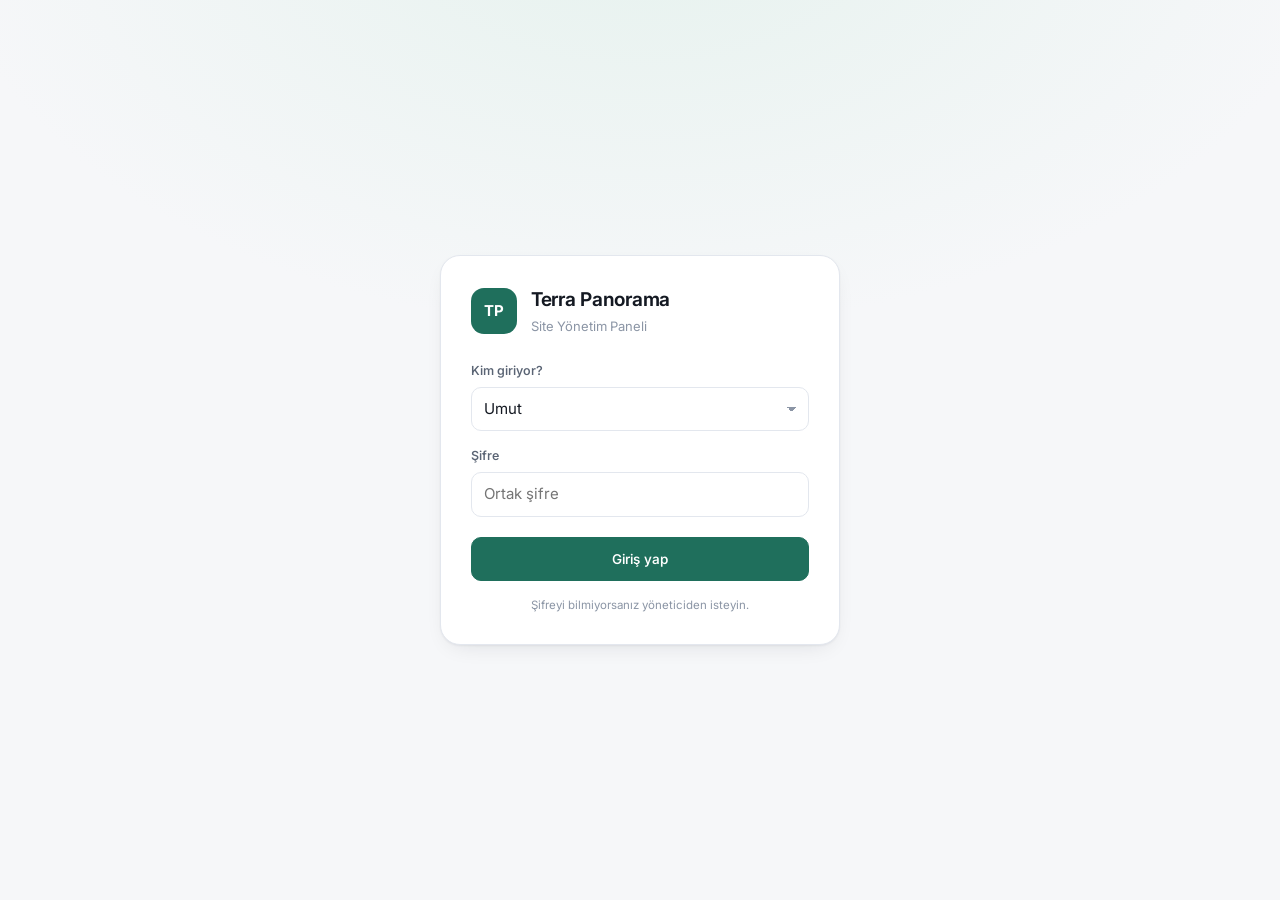
<file: index.html>
<!doctype html>
<html lang="tr">
<head>
<meta charset="utf-8">
<meta name="viewport" content="width=device-width, initial-scale=1, viewport-fit=cover">
<meta name="theme-color" content="#0f1115">
<title>Terra Panorama · Yönetim</title>
<link rel="icon" href="data:image/svg+xml,<svg xmlns='http://www.w3.org/2000/svg' viewBox='0 0 100 100'><text y='.9em' font-size='90'>🏢</text></svg>">
<link rel="preconnect" href="https://fonts.googleapis.com">
<link rel="preconnect" href="https://fonts.gstatic.com" crossorigin>
<link href="https://fonts.googleapis.com/css2?family=Inter:wght@400;500;600;700&display=swap" rel="stylesheet">
<link rel="stylesheet" href="assets/style.css?v=2">
</head>
<body>

<!-- ══════════ GİRİŞ ══════════ -->
<section id="gate" class="gate">
  <div class="gate-card">
    <div class="gate-brand">
      <div class="logo">TP</div>
      <div>
        <h1>Terra Panorama</h1>
        <p>Site Yönetim Paneli</p>
      </div>
    </div>

    <label class="field">
      <span>Kim giriyor?</span>
      <select id="gateUser"></select>
    </label>

    <label class="field">
      <span>Şifre</span>
      <input id="gatePass" type="password" placeholder="Ortak şifre" autocomplete="current-password" spellcheck="false">
    </label>

    <button id="gateBtn" class="btn btn-primary btn-block">Giriş yap</button>
    <p id="gateErr" class="gate-err" hidden></p>
    <p class="gate-note">Şifreyi bilmiyorsanız yöneticiden isteyin.</p>
  </div>
</section>

<!-- ══════════ UYGULAMA ══════════ -->
<div id="app" hidden>
  <header class="topbar">
    <div class="topbar-in">
      <div class="brand">
        <div class="logo sm">TP</div>
        <div class="brand-txt">
          <strong id="siteName">Terra Panorama</strong>
          <span>Site Yönetimi</span>
        </div>
      </div>
      <div class="topbar-right">
        <button id="syncBtn" class="chip" title="Yenile"><span class="dot" id="syncDot"></span><span id="syncTxt">Hazır</span></button>
        <button id="themeBtn" class="icon-btn" title="Tema" aria-label="Tema değiştir">◐</button>
        <button class="user-chip" id="userChip" title="Çıkış yap">–</button>
      </div>
    </div>
    <nav class="tabs" id="tabs">
      <button data-view="panel" class="on">Panel</button>
      <button data-view="aidat">Aidat</button>
      <button data-view="kasa">Gelir / Gider</button>
      <button data-view="isler">Yapılacaklar</button>
      <button data-view="daireler">Daireler</button>
      <button data-view="ayarlar">Ayarlar</button>
    </nav>
  </header>

  <main id="main"></main>
  <footer class="foot">Terra Panorama Site Yönetimi</footer>
</div>

<div id="modalRoot"></div>
<div id="toast" class="toast" hidden></div>

<script src="config.js?v=2"></script>
<script src="vault.js?v=2"></script>
<script src="assets/app.js?v=2"></script>
</body>
</html>
</file>
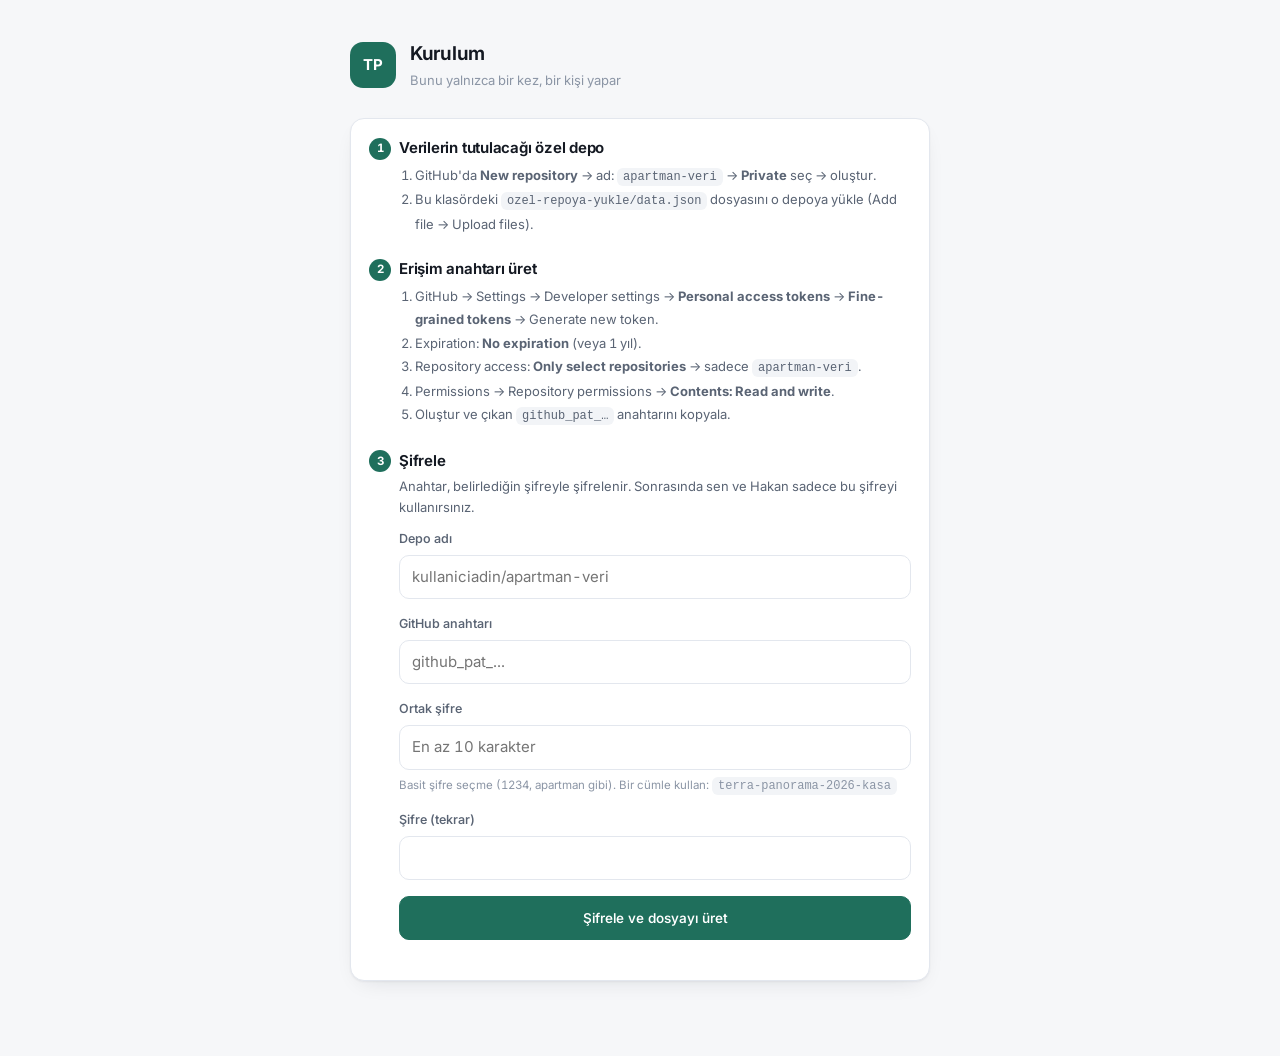
<file: kurulum.html>
<!doctype html>
<html lang="tr">
<head>
<meta charset="utf-8">
<meta name="viewport" content="width=device-width, initial-scale=1">
<title>Kurulum · Terra Panorama</title>
<link rel="icon" href="data:image/svg+xml,<svg xmlns='http://www.w3.org/2000/svg' viewBox='0 0 100 100'><text y='.9em' font-size='90'>🔧</text></svg>">
<link href="https://fonts.googleapis.com/css2?family=Inter:wght@400;500;600;700&display=swap" rel="stylesheet">
<link rel="stylesheet" href="assets/style.css?v=2">
<style>
  .wrap{max-width:620px;margin:0 auto;padding:40px 20px 80px}
  .step{margin-bottom:22px}
  .step h3{font-size:15px;margin-bottom:4px}
  .step h3 i{display:inline-grid;place-items:center;width:22px;height:22px;border-radius:99px;
    background:var(--accent);color:#fff;font-size:11.5px;font-weight:700;font-style:normal;margin-right:8px;vertical-align:1px}
  .step p{margin:0 0 12px 30px;color:var(--ink-2);font-size:13px;line-height:1.6}
  .step .inner{margin-left:30px}
  ol{margin:0 0 12px 30px;padding-left:16px;color:var(--ink-2);font-size:13px;line-height:1.8}
  code{background:var(--surface-2);padding:2px 6px;border-radius:6px;font-size:12px}
  pre{background:var(--surface-2);border:1px solid var(--line);border-radius:12px;padding:14px;
    overflow-x:auto;font-size:12px;line-height:1.6;white-space:pre-wrap;word-break:break-all}
</style>
</head>
<body>
<div class="wrap">
  <div class="gate-brand" style="margin-bottom:28px">
    <div class="logo">TP</div>
    <div><h1 style="font-size:19px">Kurulum</h1><p style="margin:2px 0 0;color:var(--ink-3);font-size:13px">Bunu yalnızca bir kez, bir kişi yapar</p></div>
  </div>

  <div class="card"><div class="card-b">

    <div class="step">
      <h3><i>1</i>Verilerin tutulacağı özel depo</h3>
      <ol>
        <li>GitHub'da <b>New repository</b> → ad: <code>apartman-veri</code> → <b>Private</b> seç → oluştur.</li>
        <li>Bu klasördeki <code>ozel-repoya-yukle/data.json</code> dosyasını o depoya yükle (Add file → Upload files).</li>
      </ol>
    </div>

    <div class="step">
      <h3><i>2</i>Erişim anahtarı üret</h3>
      <ol>
        <li>GitHub → Settings → Developer settings → <b>Personal access tokens</b> → <b>Fine-grained tokens</b> → Generate new token.</li>
        <li>Expiration: <b>No expiration</b> (veya 1 yıl).</li>
        <li>Repository access: <b>Only select repositories</b> → sadece <code>apartman-veri</code>.</li>
        <li>Permissions → Repository permissions → <b>Contents: Read and write</b>.</li>
        <li>Oluştur ve çıkan <code>github_pat_…</code> anahtarını kopyala.</li>
      </ol>
    </div>

    <div class="step">
      <h3><i>3</i>Şifrele</h3>
      <p>Anahtar, belirlediğin şifreyle şifrelenir. Sonrasında sen ve Hakan sadece bu şifreyi kullanırsınız.</p>
      <div class="inner">
        <label class="field"><span>Depo adı</span>
          <input id="repo" placeholder="kullaniciadin/apartman-veri" spellcheck="false"></label>
        <label class="field"><span>GitHub anahtarı</span>
          <input id="token" type="password" placeholder="github_pat_..." spellcheck="false" autocomplete="off"></label>
        <label class="field"><span>Ortak şifre</span>
          <input id="pass" type="text" placeholder="En az 10 karakter" spellcheck="false" autocomplete="off">
          <small>Basit şifre seçme (1234, apartman gibi). Bir cümle kullan: <code>terra-panorama-2026-kasa</code></small></label>
        <label class="field"><span>Şifre (tekrar)</span>
          <input id="pass2" type="text" spellcheck="false" autocomplete="off"></label>
        <button id="go" class="btn btn-primary btn-block">Şifrele ve dosyayı üret</button>
        <p id="err" class="gate-err" hidden></p>
      </div>
    </div>

    <div id="out" hidden>
      <div class="sep"></div>
      <div class="step">
        <h3><i>4</i>Son adım</h3>
        <p>Aşağıdaki içeriği projedeki <code>vault.js</code> dosyasının içine <b>tamamen</b> yapıştır, kaydet ve GitHub'a yükle. Bitti.</p>
        <div class="inner">
          <pre id="vaultOut"></pre>
          <button id="copy" class="btn">Kopyala</button>
          <button id="dl" class="btn">vault.js olarak indir</button>
        </div>
      </div>
    </div>

  </div></div>
</div>

<script src="assets/setup.js?v=2"></script>
</body>
</html>
</file>
<file: assets/style.css>
/* ═══════════════ temel ═══════════════ */
:root{
  --bg:#f6f7f9;
  --surface:#ffffff;
  --surface-2:#f2f4f7;
  --line:#e3e7ee;
  --line-soft:#eef1f6;
  --ink:#141922;
  --ink-2:#5a6474;
  --ink-3:#8b95a5;
  --accent:#1f6f5c;
  --accent-soft:#e6f2ee;
  --danger:#b3392f;
  --danger-soft:#fbeae8;
  --warn:#9a6a12;
  --warn-soft:#fbf1dc;
  --ok:#1f6f5c;
  --shadow:0 1px 2px rgba(18,25,38,.05), 0 8px 24px -12px rgba(18,25,38,.16);
  --r:14px;
}
:root[data-theme="dark"]{
  --bg:#0f1115;
  --surface:#171a21;
  --surface-2:#1e222b;
  --line:#272c37;
  --line-soft:#20242d;
  --ink:#e8ecf3;
  --ink-2:#a2acbb;
  --ink-3:#727d8d;
  --accent:#4bbf9c;
  --accent-soft:#16302a;
  --danger:#ef7b70;
  --danger-soft:#331d1b;
  --warn:#e0b25c;
  --warn-soft:#2e2618;
  --ok:#4bbf9c;
  --shadow:0 1px 2px rgba(0,0,0,.3), 0 10px 30px -14px rgba(0,0,0,.7);
}

*{box-sizing:border-box}
html,body{margin:0;padding:0}
body{
  font-family:"Inter",-apple-system,BlinkMacSystemFont,"Segoe UI",Roboto,sans-serif;
  background:var(--bg); color:var(--ink);
  font-size:15px; line-height:1.5;
  -webkit-font-smoothing:antialiased;
  font-variant-numeric:tabular-nums;
}
a{color:var(--accent)}
h1,h2,h3,h4{margin:0; font-weight:650; letter-spacing:-.015em}
button,input,select,textarea{font:inherit; color:inherit}
[hidden]{display:none !important}

/* ═══════════════ giriş ═══════════════ */
.gate{min-height:100dvh; display:grid; place-items:center; padding:24px;
  background:radial-gradient(1000px 600px at 50% -10%, var(--accent-soft), transparent 70%), var(--bg);}
.gate-card{width:100%; max-width:400px; background:var(--surface); border:1px solid var(--line);
  border-radius:20px; padding:30px; box-shadow:var(--shadow)}
.gate-brand{display:flex; gap:14px; align-items:center; margin-bottom:26px}
.gate-brand h1{font-size:19px}
.gate-brand p{margin:2px 0 0; color:var(--ink-3); font-size:13px}
.logo{width:46px;height:46px;border-radius:13px;background:var(--accent);color:#fff;
  display:grid;place-items:center;font-weight:700;font-size:15px;letter-spacing:.02em;flex:none}
.logo.sm{width:34px;height:34px;border-radius:10px;font-size:12px}
.gate-err{margin:14px 0 0;color:var(--danger);font-size:13px;text-align:center}
.gate-note{margin:16px 0 0;color:var(--ink-3);font-size:11.5px;text-align:center}
.gate-card .btn-block{margin-top:4px}
button.user-chip{border:0;cursor:pointer;font-family:inherit}

.field{display:block; margin-bottom:16px}
.field>span{display:block; font-size:12.5px; font-weight:550; color:var(--ink-2); margin-bottom:6px}
.field small{display:block; margin-top:7px; color:var(--ink-3); font-size:11.5px; line-height:1.45}
input,select,textarea{
  width:100%; padding:10px 12px; background:var(--surface); color:var(--ink);
  border:1px solid var(--line); border-radius:10px; outline:none; transition:border-color .15s, box-shadow .15s;
}
textarea{resize:vertical; min-height:70px}
input:focus,select:focus,textarea:focus{border-color:var(--accent); box-shadow:0 0 0 3px var(--accent-soft)}
select{appearance:none; background-image:linear-gradient(45deg,transparent 50%,var(--ink-3) 50%),linear-gradient(135deg,var(--ink-3) 50%,transparent 50%);
  background-position:calc(100% - 16px) 50%, calc(100% - 11px) 50%; background-size:5px 5px; background-repeat:no-repeat; padding-right:34px}

/* ═══════════════ butonlar ═══════════════ */
.btn{display:inline-flex; align-items:center; justify-content:center; gap:7px;
  padding:9px 15px; border:1px solid var(--line); background:var(--surface); color:var(--ink);
  border-radius:10px; font-size:13.5px; font-weight:550; cursor:pointer;
  transition:background .15s, border-color .15s, transform .08s}
.btn:hover{background:var(--surface-2)}
.btn:active{transform:translateY(1px)}
.btn-primary{background:var(--accent); border-color:var(--accent); color:#fff}
.btn-primary:hover{filter:brightness(1.08); background:var(--accent)}
.btn-ghost{border-color:transparent; background:transparent; color:var(--ink-2)}
.btn-ghost:hover{background:var(--surface-2); color:var(--ink)}
.btn-danger{color:var(--danger); border-color:var(--line)}
.btn-danger:hover{background:var(--danger-soft)}
.btn-block{width:100%; padding:11px}
.btn-sm{padding:5px 10px; font-size:12.5px; border-radius:8px}
.icon-btn{width:32px;height:32px;border-radius:9px;border:1px solid var(--line);background:var(--surface);
  cursor:pointer;display:grid;place-items:center;color:var(--ink-2);font-size:14px}
.icon-btn:hover{background:var(--surface-2);color:var(--ink)}

/* ═══════════════ üst bar ═══════════════ */
.topbar{position:sticky; top:0; z-index:40; background:var(--surface); border-bottom:1px solid var(--line)}
.topbar-in{max-width:1180px; margin:0 auto; padding:12px 20px; display:flex; align-items:center; justify-content:space-between; gap:16px}
.brand{display:flex; gap:11px; align-items:center; min-width:0}
.brand-txt{display:flex; flex-direction:column; line-height:1.25; min-width:0}
.brand-txt strong{font-size:14.5px; white-space:nowrap; overflow:hidden; text-overflow:ellipsis}
.brand-txt span{font-size:11.5px; color:var(--ink-3)}
.topbar-right{display:flex; align-items:center; gap:9px}
.chip{display:inline-flex; align-items:center; gap:7px; padding:6px 11px; border-radius:99px;
  border:1px solid var(--line); background:var(--surface); font-size:12px; color:var(--ink-2); cursor:pointer}
.chip:hover{background:var(--surface-2)}
.dot{width:7px;height:7px;border-radius:99px;background:var(--ok);flex:none}
.dot.busy{background:var(--warn); animation:pulse 1s infinite}
.dot.err{background:var(--danger)}
@keyframes pulse{50%{opacity:.25}}
.user-chip{width:32px;height:32px;border-radius:99px;background:var(--accent-soft);color:var(--accent);
  display:grid;place-items:center;font-size:12.5px;font-weight:650}

.tabs{max-width:1180px; margin:0 auto; padding:0 12px; display:flex; gap:2px; overflow-x:auto; scrollbar-width:none}
.tabs::-webkit-scrollbar{display:none}
.tabs button{background:none;border:0;padding:10px 12px 12px;font-size:13.5px;font-weight:550;
  color:var(--ink-3);cursor:pointer;border-bottom:2px solid transparent;white-space:nowrap}
.tabs button:hover{color:var(--ink)}
.tabs button.on{color:var(--ink); border-bottom-color:var(--accent)}

main{max-width:1180px; margin:0 auto; padding:24px 20px 60px}
.foot{max-width:1180px;margin:0 auto;padding:0 20px 34px;color:var(--ink-3);font-size:11.5px;text-align:center}

/* ═══════════════ yapı ═══════════════ */
.view-head{display:flex; align-items:flex-end; justify-content:space-between; gap:16px; flex-wrap:wrap; margin-bottom:18px}
.view-head h2{font-size:20px}
.view-head p{margin:3px 0 0; color:var(--ink-3); font-size:13px}
.toolbar{display:flex; gap:9px; flex-wrap:wrap; align-items:center}
.toolbar input,.toolbar select{width:auto; min-width:130px; padding:8px 12px; font-size:13.5px; background:var(--surface)}
.toolbar select{padding-right:32px}

.card{background:var(--surface); border:1px solid var(--line); border-radius:var(--r); box-shadow:var(--shadow)}
.card-h{padding:15px 18px; border-bottom:1px solid var(--line-soft); display:flex; align-items:center; justify-content:space-between; gap:12px}
.card-h h3{font-size:14px}
.card-h span{font-size:12px;color:var(--ink-3)}
.card-b{padding:18px}
.grid{display:grid; gap:16px; align-items:start}
.g-2{grid-template-columns:repeat(2,minmax(0,1fr))}
.g-3{grid-template-columns:repeat(3,minmax(0,1fr))}
.g-4{grid-template-columns:repeat(4,minmax(0,1fr))}
@media(max-width:880px){.g-3,.g-4{grid-template-columns:repeat(2,minmax(0,1fr))}}
@media(max-width:620px){.g-2,.g-3,.g-4{grid-template-columns:1fr}}

/* ═══════════════ istatistik ═══════════════ */
.stat{background:var(--surface); border:1px solid var(--line); border-radius:var(--r); padding:17px 18px; box-shadow:var(--shadow)}
.stat .lbl{font-size:12px; color:var(--ink-3); font-weight:500}
.stat .val{font-size:25px; font-weight:680; letter-spacing:-.03em; margin-top:6px; line-height:1.15}
.stat .sub{font-size:12px; color:var(--ink-3); margin-top:5px}
.stat.pos .val{color:var(--ok)}
.stat.neg .val{color:var(--danger)}

/* ═══════════════ tablo ═══════════════ */
.tbl-wrap{overflow-x:auto}
table{width:100%; border-collapse:collapse; font-size:13.5px}
th{text-align:left; font-weight:550; font-size:11.5px; text-transform:uppercase; letter-spacing:.05em;
  color:var(--ink-3); padding:10px 14px; border-bottom:1px solid var(--line); white-space:nowrap; background:var(--surface)}
td{padding:11px 14px; border-bottom:1px solid var(--line-soft); vertical-align:middle}
tbody tr:last-child td{border-bottom:0}
tbody tr:hover{background:var(--surface-2)}
td.num,th.num{text-align:right; white-space:nowrap}
td.act{text-align:right; white-space:nowrap; width:1%}
.mono{font-variant-numeric:tabular-nums}
.muted{color:var(--ink-3)}
.strong{font-weight:600}
.sticky-h th{position:sticky; top:0; z-index:2}

.badge{display:inline-flex; align-items:center; gap:5px; padding:3px 9px; border-radius:99px;
  font-size:11.5px; font-weight:550; white-space:nowrap}
.b-ok{background:var(--accent-soft); color:var(--ok)}
.b-warn{background:var(--warn-soft); color:var(--warn)}
.b-err{background:var(--danger-soft); color:var(--danger)}
.b-mute{background:var(--surface-2); color:var(--ink-3)}

.bar{height:6px; border-radius:99px; background:var(--surface-2); overflow:hidden; min-width:70px}
.bar>i{display:block; height:100%; background:var(--accent); border-radius:99px}

.empty{padding:44px 20px; text-align:center; color:var(--ink-3); font-size:13.5px}
.list-row{display:flex; align-items:center; gap:12px; padding:12px 18px; border-bottom:1px solid var(--line-soft)}
.list-row:last-child{border-bottom:0}
.list-row .grow{flex:1; min-width:0}
.list-row .t{font-size:13.5px; font-weight:520}
.list-row .s{font-size:11.5px; color:var(--ink-3); margin-top:2px}
.amt-pos{color:var(--ok); font-weight:600; white-space:nowrap}
.amt-neg{color:var(--danger); font-weight:600; white-space:nowrap}

/* görevler */
.task{display:flex; gap:12px; padding:13px 18px; border-bottom:1px solid var(--line-soft); align-items:flex-start}
.task:last-child{border-bottom:0}
.task input[type=checkbox]{width:17px;height:17px;margin:2px 0 0;accent-color:var(--accent);flex:none;cursor:pointer}
.task.done .t{text-decoration:line-through; color:var(--ink-3)}
.task .meta{display:flex; gap:7px; flex-wrap:wrap; margin-top:5px}

/* ═══════════════ modal ═══════════════ */
.overlay{position:fixed; inset:0; background:rgba(10,14,20,.5); backdrop-filter:blur(3px);
  z-index:100; display:grid; place-items:center; padding:20px; animation:fade .15s}
@keyframes fade{from{opacity:0}}
.modal{width:100%; max-width:440px; max-height:88dvh; overflow:auto; background:var(--surface);
  border:1px solid var(--line); border-radius:18px; box-shadow:0 24px 60px -20px rgba(0,0,0,.5)}
.modal.wide{max-width:620px}
.modal-h{padding:18px 20px 0; display:flex; align-items:flex-start; justify-content:space-between; gap:12px}
.modal-h h3{font-size:16px}
.modal-h p{margin:3px 0 0; font-size:12.5px; color:var(--ink-3)}
.modal-b{padding:18px 20px}
.modal-f{padding:0 20px 20px; display:flex; gap:9px; justify-content:flex-end}
.row2{display:grid; grid-template-columns:1fr 1fr; gap:12px}
@media(max-width:480px){.row2{grid-template-columns:1fr}}

.toast{position:fixed; left:50%; bottom:26px; transform:translateX(-50%); z-index:200;
  background:var(--ink); color:var(--bg); padding:10px 18px; border-radius:99px; font-size:13px;
  font-weight:520; box-shadow:0 10px 30px -10px rgba(0,0,0,.5); animation:up .2s}
.toast.bad{background:var(--danger); color:#fff}
@keyframes up{from{opacity:0; transform:translate(-50%,10px)}}

.help{background:var(--surface-2); border-radius:10px; padding:12px 14px; font-size:12.5px; color:var(--ink-2); line-height:1.55}
.sep{height:1px;background:var(--line-soft);margin:18px 0}
.notice{display:flex;align-items:center;justify-content:space-between;gap:16px;flex-wrap:wrap;
  background:var(--warn-soft);border:1px solid var(--line);border-radius:var(--r);
  padding:14px 18px;margin-bottom:18px;font-size:13px;color:var(--ink-2);line-height:1.55}
.notice b{color:var(--ink)}
</file>
